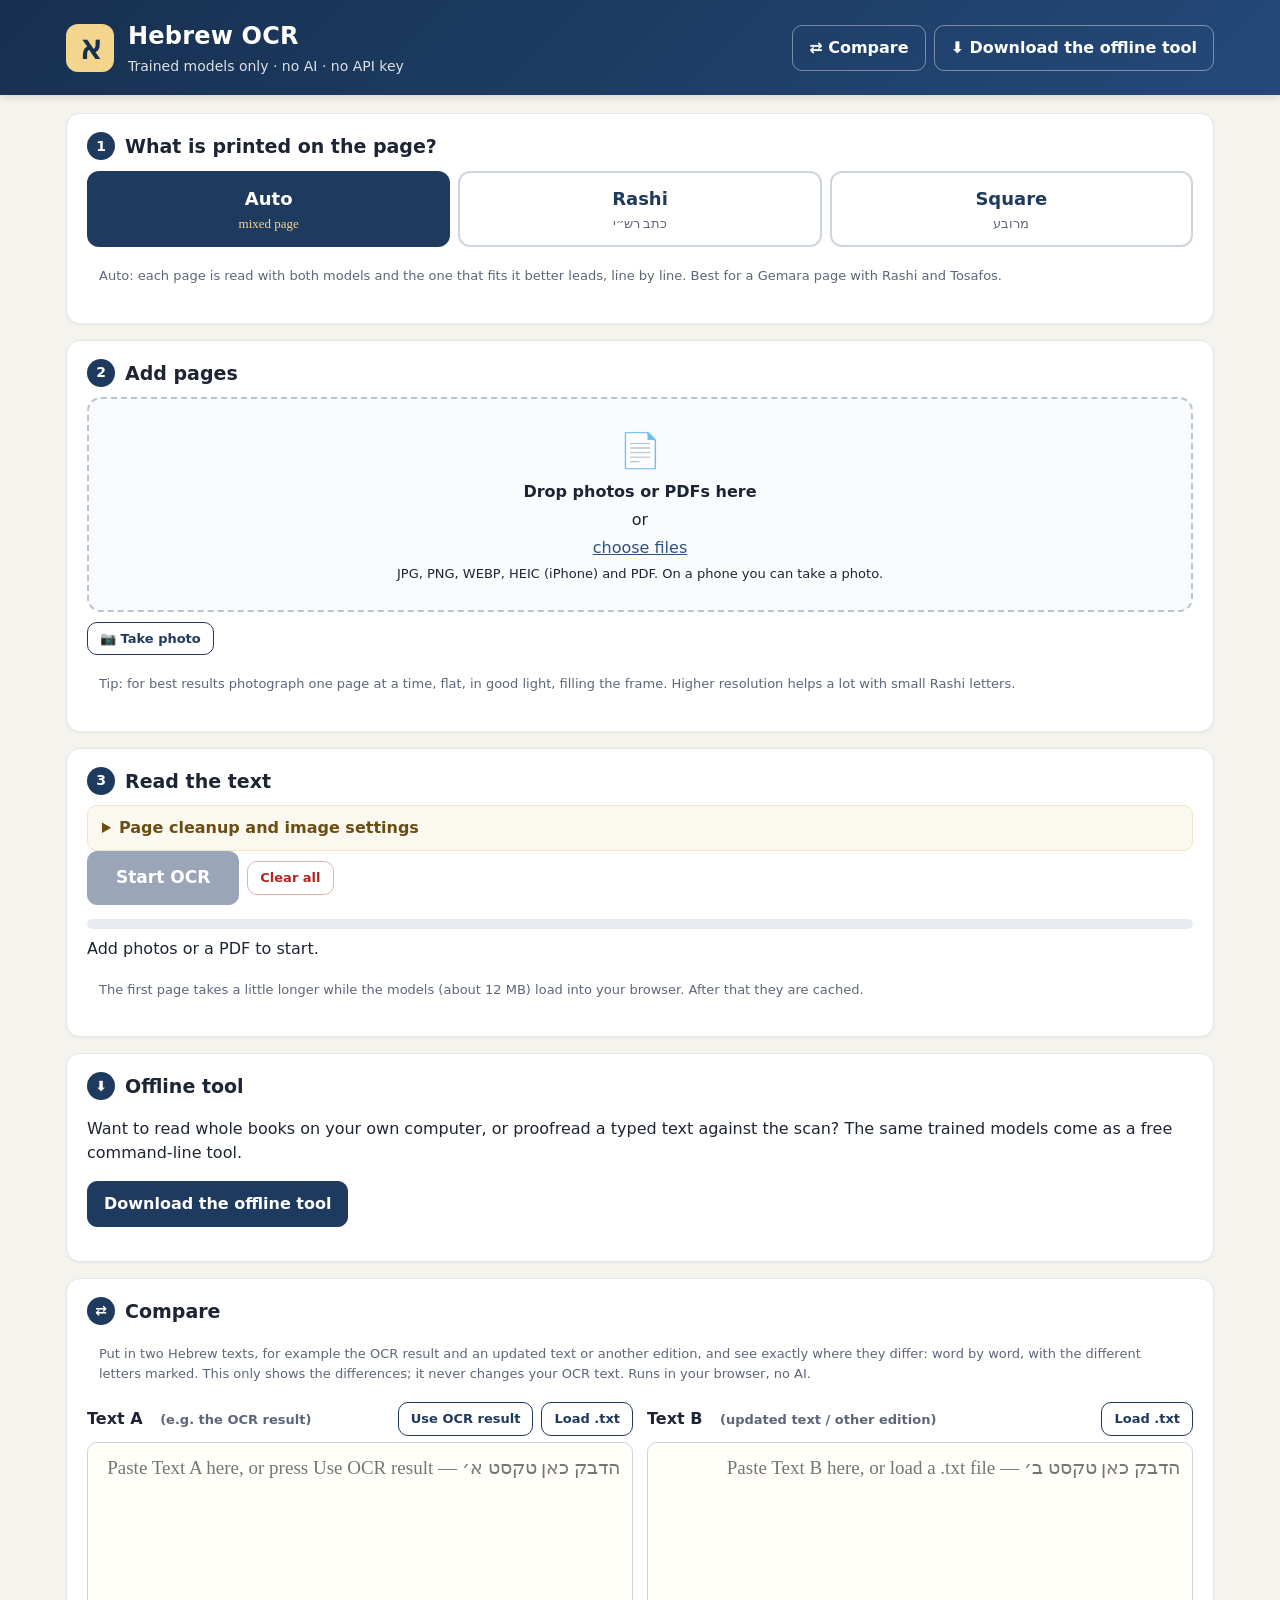
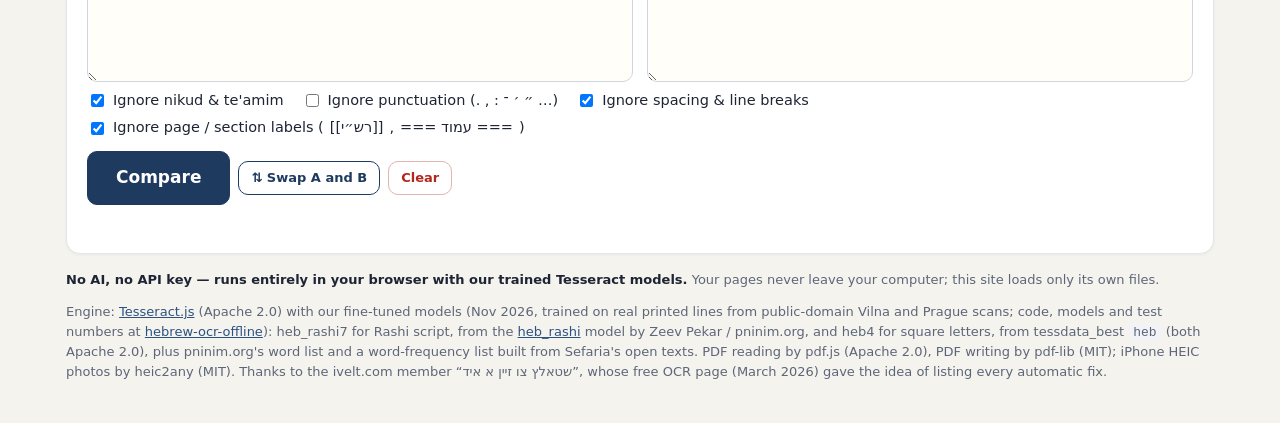
<file: docs/index.html>
<!doctype html>
<html lang="en">
<head>
<meta charset="utf-8">
<meta name="viewport" content="width=device-width, initial-scale=1">
<title>Hebrew OCR — trained models only, no AI, no key</title>
<meta name="description" content="Free Hebrew OCR in your browser with our own trained Tesseract models: seforim, Rashi script, old prints and Yiddish to editable text, Word, TXT or searchable PDF. No AI, no API key, nothing uploaded.">
<meta property="og:title" content="Hebrew OCR — trained models only, no AI">
<meta property="og:description" content="Photo or PDF in, Hebrew text out. Runs entirely in your browser with our trained models. No AI, no API key.">
<meta name="theme-color" content="#1f3a5f">
<link rel="icon" href="data:image/svg+xml,%3Csvg xmlns='http://www.w3.org/2000/svg' viewBox='0 0 64 64'%3E%3Crect width='64' height='64' rx='14' fill='%231f3a5f'/%3E%3Ctext x='32' y='46' font-size='38' text-anchor='middle' fill='%23f4d58d' font-family='serif'%3E%D7%90%3C/text%3E%3C/svg%3E">
<link rel="stylesheet" href="style.css?v=15">
</head>
<body>
<header class="top">
  <div class="wrap top-in">
    <div class="brand"><span class="logo">א</span><div><h1>Hebrew OCR</h1><p>Trained models only · no AI · no API key</p></div></div>
    <div class="row"><a class="ghost btnlink" href="#compareCard">⇄ Compare</a><a class="ghost btnlink" href="offline.html">⬇ Download the offline tool</a></div>
  </div>
</header>

<main class="wrap">
  <!-- SCRIPT (mode switch) -->
  <section class="card" id="scriptCard">
    <div class="step-h"><span class="num">1</span><h2>What is printed on the page?</h2></div>
    <div id="scriptSeg" class="seg" role="radiogroup" aria-label="Script">
      <button type="button" role="radio" data-v="mixed">Auto<small>mixed page</small></button>
      <button type="button" role="radio" data-v="rashi">Rashi<small>כתב רש״י</small></button>
      <button type="button" role="radio" data-v="square">Square<small>מרובע</small></button>
    </div>
    <p id="scriptHint" class="muted small"></p>
  </section>

  <!-- FILES -->
  <section class="card" id="filesCard">
    <div class="step-h"><span class="num">2</span><h2>Add pages</h2></div>
    <label id="drop" class="drop" tabindex="0">
      <input id="fileInput" type="file" multiple accept="image/*,.heic,.heif,application/pdf,.pdf">
      <div class="drop-in">
        <div class="drop-icon">📄</div>
        <b>Drop photos or PDFs here</b> or <span class="link">choose files</span>
        <small>JPG, PNG, WEBP, HEIC (iPhone) and PDF. On a phone you can take a photo.</small>
      </div>
    </label>
    <div class="row wrap-row">
      <label class="ghost small camera"><input id="camInput" type="file" accept="image/*" capture="environment">📷 Take photo</label>
      <span id="pdfBox" class="hidden pdfbox">PDF <b id="pdfName"></b> has <b id="pdfCount"></b> pages. Pages: <input id="pdfRange" value="all" size="10" aria-label="PDF page range"> <button id="btnPdfAdd" class="ghost small">Add these pages</button> <button id="btnPdfCancel" class="ghost small">Cancel</button></span>
    </div>
    <p class="muted small">Tip: for best results photograph one page at a time, flat, in good light, filling the frame. Higher resolution helps a lot with small Rashi letters.</p>
    <div id="thumbs" class="thumbs"></div>
  </section>

  <!-- RUN -->
  <section class="card" id="runCard">
    <div class="step-h"><span class="num">3</span><h2>Read the text</h2></div>
    <details class="howto"><summary>Page cleanup and image settings</summary>
      <div class="modes">
        <label>Black &amp; white <select id="binarizeSel"><option value="auto">Auto</option><option value="adaptive">Adaptive (shadows, phone photos)</option><option value="otsu">Simple (clean scans)</option></select></label>
        <label class="chk"><input type="checkbox" id="straightenChk" checked> Straighten curved lines (book photos)</label>
        <label class="chk"><input type="checkbox" id="cleanChk" checked> Page cleanup: skip headers, page numbers, margin notes and specks</label>
      </div>
      <p class="muted small">Every page is enlarged to the best size for its letters, contrast-boosted, de-speckled, deskewed, curved lines are straightened, headers, page numbers, catchwords, margin notes and specks are removed (page cleanup, can be turned off), columns are found and read right to left.</p>
    </details>
    <div class="row wrap-row">
      <button id="btnRun" class="primary big" disabled>Start OCR</button>
      <button id="btnStop" class="ghost hidden">Pause</button>
      <button id="btnRetryFailed" class="ghost hidden">Retry failed pages</button>
      <button id="btnClear" class="ghost danger small">Clear all</button>
    </div>
    <div class="progress" aria-hidden="true"><div id="bar"></div></div>
    <p id="status" class="msg" role="status">Add photos or a PDF to start.</p>
    <p class="muted small">The first page takes a little longer while the models (about 12 MB) load into your browser. After that they are cached.</p>
  </section>

  <!-- RESULTS -->
  <section id="resultsCard" class="card hidden">
    <div class="step-h between"><div class="row"><span class="num">✓</span><h2>Text</h2></div>
      <div class="row wrap-row">
        <button id="btnCompareOcr" class="ghost small" title="Compare this text with another text or edition">⇄ Compare with another text</button>
        <button id="btnCopyAll" class="ghost small">Copy all</button>
        <button id="btnTxt" class="ghost small">Download .txt</button>
        <button id="btnDocx" class="primary small">Download Word (.docx)</button>
        <button id="btnPdf" class="ghost small" title="Page images with a hidden, searchable text layer">Searchable PDF</button>
      </div>
    </div>
    <div class="opts">
      <label>Lines <select id="linesSel"><option value="keep">Keep line breaks as on the page</option><option value="join">Join lines into paragraphs</option></select></label>
      <label>Nikud <select id="nikudSel"><option value="keep">Keep nikud &amp; te'amim (if printed)</option><option value="noteamim">Keep nikud, remove te'amim</option><option value="none">Remove all nikud</option></select></label>
      <label>Word font <select id="fontSel"><option>David</option><option>Frank Ruehl</option><option>Times New Roman</option><option>Narkisim</option><option>Arial</option></select></label>
    </div>
    <p class="muted small">Check each page next to its picture. You can correct the text right in the box — downloads use your corrections. “What was done” under each page lists every clean-up step and every word that was fixed automatically. Lines like <b><bdi dir="rtl">[[רש״י]]</bdi></b> mark where each part of the page (Gemara, Rashi, Tosafos…) starts.</p>
    <div id="pages"></div>
  </section>

  <section class="card" id="offlineCard">
    <div class="step-h"><span class="num">⬇</span><h2>Offline tool</h2></div>
    <p>Want to read whole books on your own computer, or proofread a typed text against the scan? The same trained models come as a free command-line tool.</p>
    <p><a class="primary btnlink" href="offline.html">Download the offline tool</a></p>
  </section>

  <!-- COMPARE (v13, at the bottom) -->
  <section class="card" id="compareCard">
    <div class="step-h"><span class="num">⇄</span><h2>Compare</h2></div>
    <p class="muted small">Put in two Hebrew texts, for example the OCR result and an updated text or another edition, and see exactly where they differ: word by word, with the different letters marked. This only shows the differences; it never changes your OCR text. Runs in your browser, no AI.</p>
    <div class="cmp-in">
      <div class="cmp-box">
        <div class="row between wrap-row"><b>Text A <span class="muted small">(e.g. the OCR result)</span></b>
          <span class="row wrap-row"><button id="cmpUseOcr" class="ghost small" type="button">Use OCR result</button><label class="ghost small camera filebtn"><input id="cmpFileA" type="file" accept=".txt,text/plain">Load .txt</label></span></div>
        <textarea id="cmpA" class="cmp-ta" dir="rtl" lang="he" spellcheck="false" placeholder="הדבק כאן טקסט א׳ — Paste Text A here, or press Use OCR result"></textarea>
      </div>
      <div class="cmp-box">
        <div class="row between wrap-row"><b>Text B <span class="muted small">(updated text / other edition)</span></b>
          <span class="row wrap-row"><label class="ghost small camera filebtn"><input id="cmpFileB" type="file" accept=".txt,text/plain">Load .txt</label></span></div>
        <textarea id="cmpB" class="cmp-ta" dir="rtl" lang="he" spellcheck="false" placeholder="הדבק כאן טקסט ב׳ — Paste Text B here, or load a .txt file"></textarea>
      </div>
    </div>
    <div class="cmp-opts">
      <label class="chk"><input type="checkbox" id="cmpNikud" checked> Ignore nikud &amp; te'amim</label>
      <label class="chk"><input type="checkbox" id="cmpPunct"> Ignore punctuation (. , : ״ ׳ ־ …)</label>
      <label class="chk"><input type="checkbox" id="cmpSpace" checked> Ignore spacing &amp; line breaks</label>
      <label class="chk"><input type="checkbox" id="cmpLabels" checked> Ignore page / section labels (<bdi dir="rtl">[[רש״י]]</bdi>, <bdi dir="rtl">=== עמוד ===</bdi>)</label>
    </div>
    <div class="row wrap-row">
      <button id="cmpRun" class="primary big" type="button">Compare</button>
      <button id="cmpSwap" class="ghost small" type="button">⇅ Swap A and B</button>
      <button id="cmpClear" class="ghost small danger" type="button">Clear</button>
    </div>
    <p id="cmpMsg" class="msg" role="status"></p>
    <div id="cmpResult" class="hidden">
      <p id="cmpSummary" class="cmp-sum"></p>
      <div class="cmp-bar">
        <div class="row"><button id="cmpPrev" class="ghost small" type="button" aria-label="Previous difference">▲ Previous</button><span id="cmpPos" class="muted small"></span><button id="cmpNext" class="primary small" type="button" aria-label="Next difference">Next ▼</button></div>
        <div class="row wrap-row"><button id="cmpHtml" class="ghost small" type="button">Download report (.html)</button><button id="cmpTxt" class="ghost small" type="button">Download report (.txt)</button></div>
      </div>
      <div class="legend small"><del>removed: only in A</del> <ins>added: in B</ins> <span class="muted">Darker letters = the exact letters that differ. Tap a difference to select it.</span></div>
      <div id="cmpOut" class="cmp-out" dir="rtl" lang="he"></div>
      <details id="cmpListBox" class="howto" open><summary>List of differences (tap one to jump to it)</summary><ol id="cmpList" class="cmp-list"></ol></details>
    </div>
  </section>
</main>

<footer class="wrap foot">
  <p><b>No AI, no API key — runs entirely in your browser with our trained Tesseract models.</b> Your pages never leave your computer; this site loads only its own files.</p>
  <p>Engine: <a href="https://github.com/naptha/tesseract.js" target="_blank" rel="noopener">Tesseract.js</a> (Apache 2.0) with our fine-tuned models (Nov 2026, trained on real printed lines from public-domain Vilna and Prague scans; code, models and test numbers at <a href="https://github.com/boro11204/hebrew-ocr-offline" target="_blank" rel="noopener">hebrew-ocr-offline</a>): heb_rashi7 for Rashi script, from the <a href="https://gitlab.com/pninim.org/tessdata_heb_rashi" target="_blank" rel="noopener">heb_rashi</a> model by Zeev Pekar / pninim.org, and heb4 for square letters, from tessdata_best <code>heb</code> (both Apache 2.0), plus pninim.org's word list and a word-frequency list built from Sefaria's open texts. PDF reading by pdf.js (Apache 2.0), PDF writing by pdf-lib (MIT); iPhone HEIC photos by heic2any (MIT). Thanks to the ivelt.com member “שטאלץ צו זיין א איד”, whose free OCR page (March 2026) gave the idea of listing every automatic fix.</p>
</footer>

<dialog id="regionDialog" aria-labelledby="regionTitle">
  <h2 id="regionTitle">Reading regions</h2>
  <p id="regionPage"></p>
  <p>Choose the type of text, then drag a box around one block. Boxes are read in numbered order. Leave the list empty to read the whole page. Searchable PDF exports one page per selected box.</p>
  <label>Next region <select id="regionType"><option value="auto">Use page script</option><option value="gemara">Gemara · square</option><option value="rashi">Rashi</option><option value="tosafos">Tosafos · Rashi script</option></select></label>
  <div id="regionStage"><img id="regionImage" alt="Source page for drawing reading regions" draggable="false"><div id="regionBoxes"></div></div>
  <details><summary>Enter box coordinates</summary>
    <form id="regionCoords">
      <label>Left % <input name="left" type="number" min="0" max="100" step="any" required></label>
      <label>Top % <input name="top" type="number" min="0" max="100" step="any" required></label>
      <label>Right % <input name="right" type="number" min="0" max="100" step="any" required></label>
      <label>Bottom % <input name="bottom" type="number" min="0" max="100" step="any" required></label>
      <button class="ghost small">Add box</button>
    </form>
  </details>
  <p id="regionMsg" role="status"></p>
  <ol id="regionOrder" aria-label="Reading order"></ol>
  <div class="row"><button id="regionSave" class="primary">Save regions</button><button id="regionCancel" class="ghost">Cancel</button></div>
</dialog>
<dialog id="zoom"><img id="zoomImg" alt="Page"><button id="zoomClose" class="primary small">Close</button></dialog>
<script type="module" src="app.js?v=15"></script>
<script type="module" src="compare.js?v=14"></script>
</body>
</html>
</file>
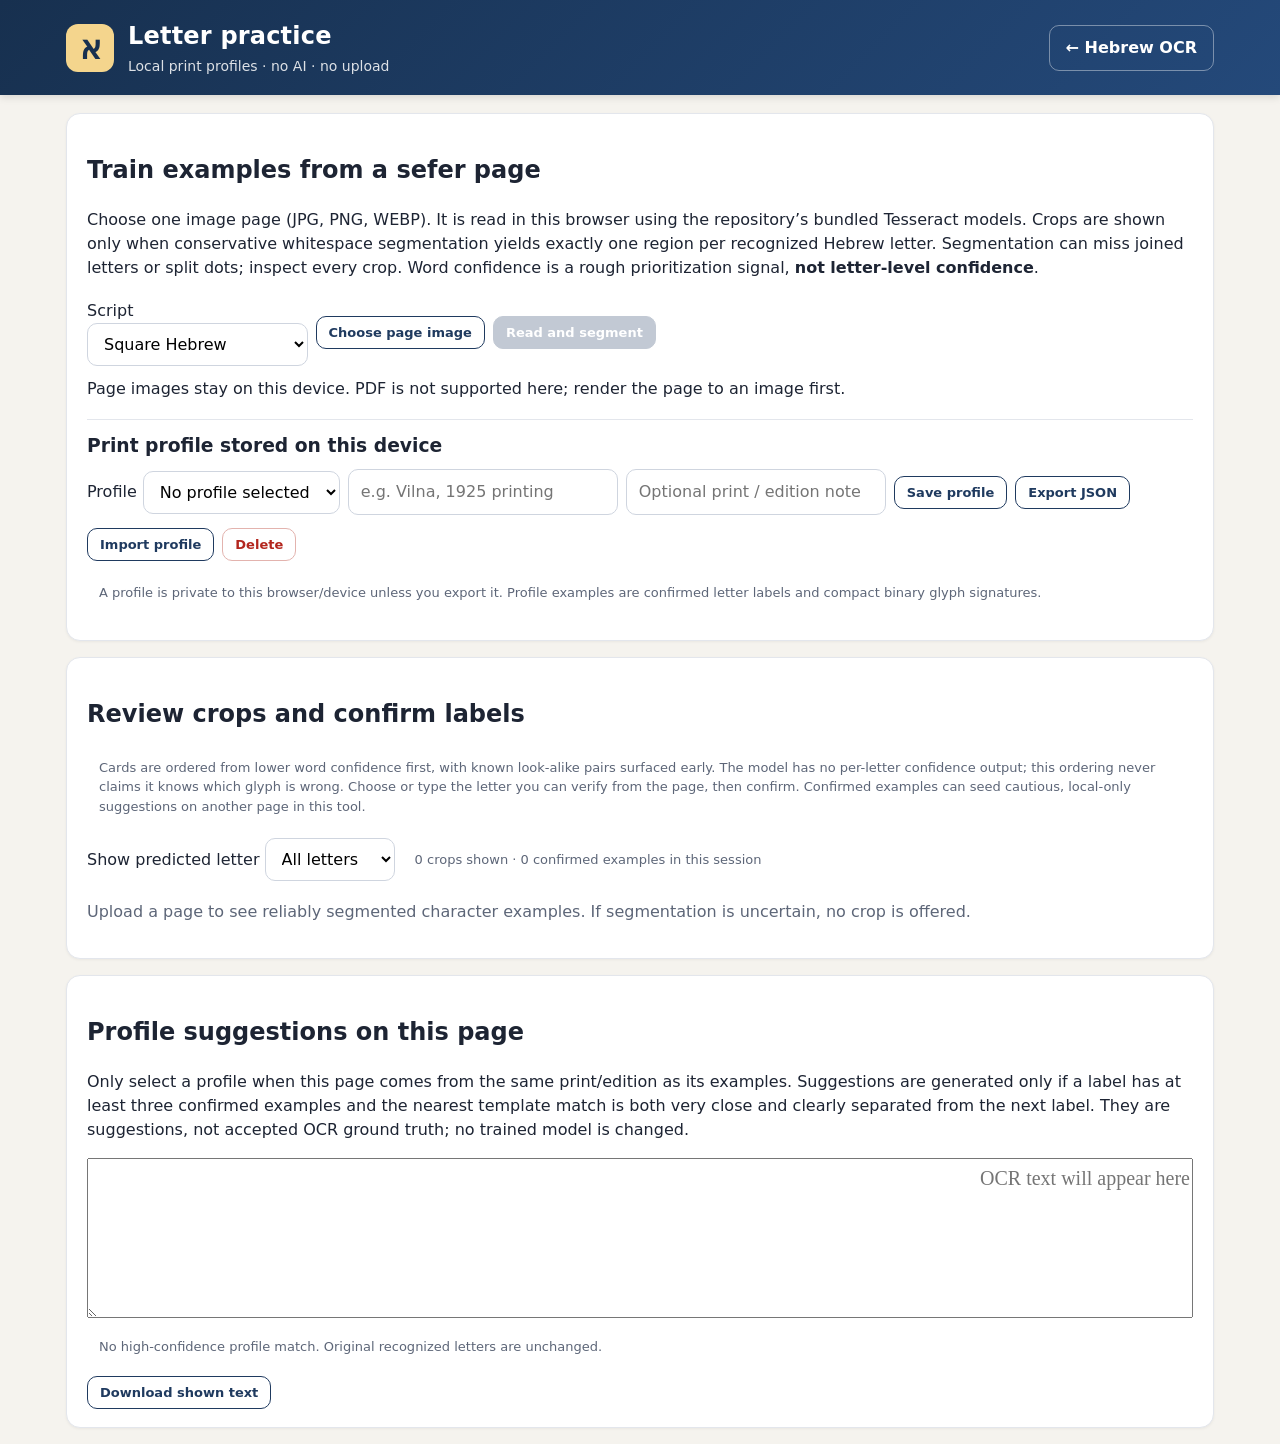
<file: docs/letter-training.html>
<!doctype html>
<html lang="en">
<head>
<meta charset="utf-8"><meta name="viewport" content="width=device-width,initial-scale=1">
<title>Letter practice — Hebrew OCR Offline</title><link rel="stylesheet" href="style.css?v=14"><link rel="stylesheet" href="letter-training.css?v=1">
</head>
<body>
<header class="top"><div class="wrap top-in"><div class="brand"><span class="logo">א</span><div><h1>Letter practice</h1><p>Local print profiles · no AI · no upload</p></div></div><a class="ghost btnlink" href="./">← Hebrew OCR</a></div></header>
<main class="wrap">
<section class="card"><h2>Train examples from a sefer page</h2><p>Choose one image page (JPG, PNG, WEBP). It is read in this browser using the repository’s bundled Tesseract models. Crops are shown only when conservative whitespace segmentation yields exactly one region per recognized Hebrew letter. Segmentation can miss joined letters or split dots; inspect every crop. Word confidence is a rough prioritization signal, <b>not letter-level confidence</b>.</p>
<div class="row wrap-row"><label>Script <select id="script"><option value="square">Square Hebrew</option><option value="rashi">Rashi</option></select></label><label class="ghost small camera"><input id="imageFile" type="file" accept="image/png,image/jpeg,image/webp">Choose page image</label><button id="read" class="primary small" disabled>Read and segment</button></div><p id="status" class="msg" role="status">Page images stay on this device. PDF is not supported here; render the page to an image first.</p><img id="pagePreview" alt="Selected sefer page preview" class="page-source hidden">
<div class="profile-box"><h3>Print profile stored on this device</h3><div class="row wrap-row"><label>Profile <select id="profiles"></select></label><input id="profileName" type="text" maxlength="80" placeholder="e.g. Vilna, 1925 printing"><input id="printId" type="text" maxlength="120" placeholder="Optional print / edition note"><button id="save" class="ghost small">Save profile</button><button id="export" class="ghost small">Export JSON</button><label class="ghost small camera">Import profile<input id="import" type="file" accept="application/json,.json"></label><button id="delete" class="ghost small danger">Delete</button></div><p id="profileMsg" class="muted small">A profile is private to this browser/device unless you export it. Profile examples are confirmed letter labels and compact binary glyph signatures.</p></div></section>
<section class="card"><h2>Review crops and confirm labels</h2><p class="muted small">Cards are ordered from lower word confidence first, with known look-alike pairs surfaced early. The model has no per-letter confidence output; this ordering never claims it knows which glyph is wrong. Choose or type the letter you can verify from the page, then confirm. Confirmed examples can seed cautious, local-only suggestions on another page in this tool.</p>
<div class="row wrap-row"><label>Show predicted letter <select id="filter"><option value="all">All letters</option></select></label><span id="count" class="muted small"></span></div><div id="crops" class="crop-groups"></div><p id="empty" class="muted">Upload a page to see reliably segmented character examples. If segmentation is uncertain, no crop is offered.</p></section>
<section class="card"><h2>Profile suggestions on this page</h2><p>Only select a profile when this page comes from the same print/edition as its examples. Suggestions are generated only if a label has at least three confirmed examples and the nearest template match is both very close and clearly separated from the next label. They are suggestions, not accepted OCR ground truth; no trained model is changed.</p><textarea id="recognized" dir="rtl" lang="he" spellcheck="false" placeholder="OCR text will appear here"></textarea><p id="suggestions" class="muted small"></p><button id="downloadText" class="ghost small">Download shown text</button></section>
</main><script type="module" src="letter-training.js?v=1"></script>
</body></html>
</file>
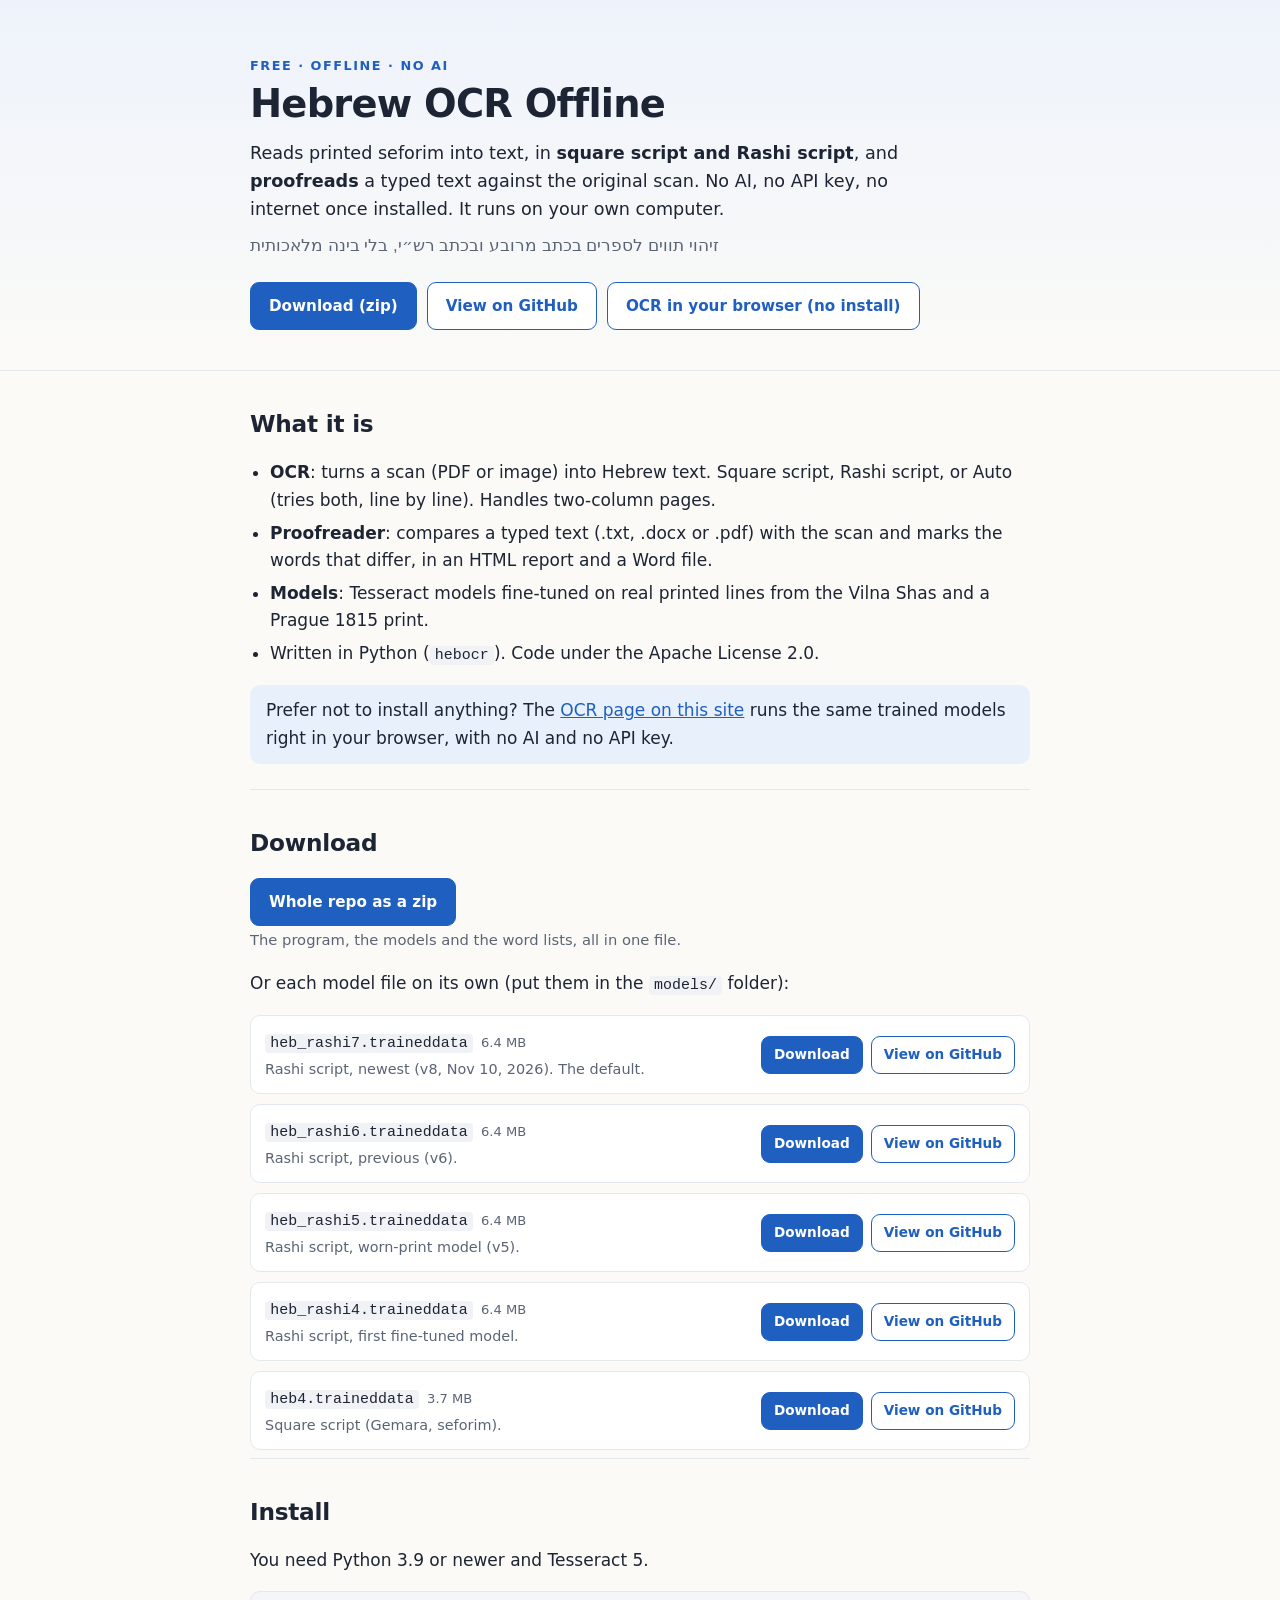
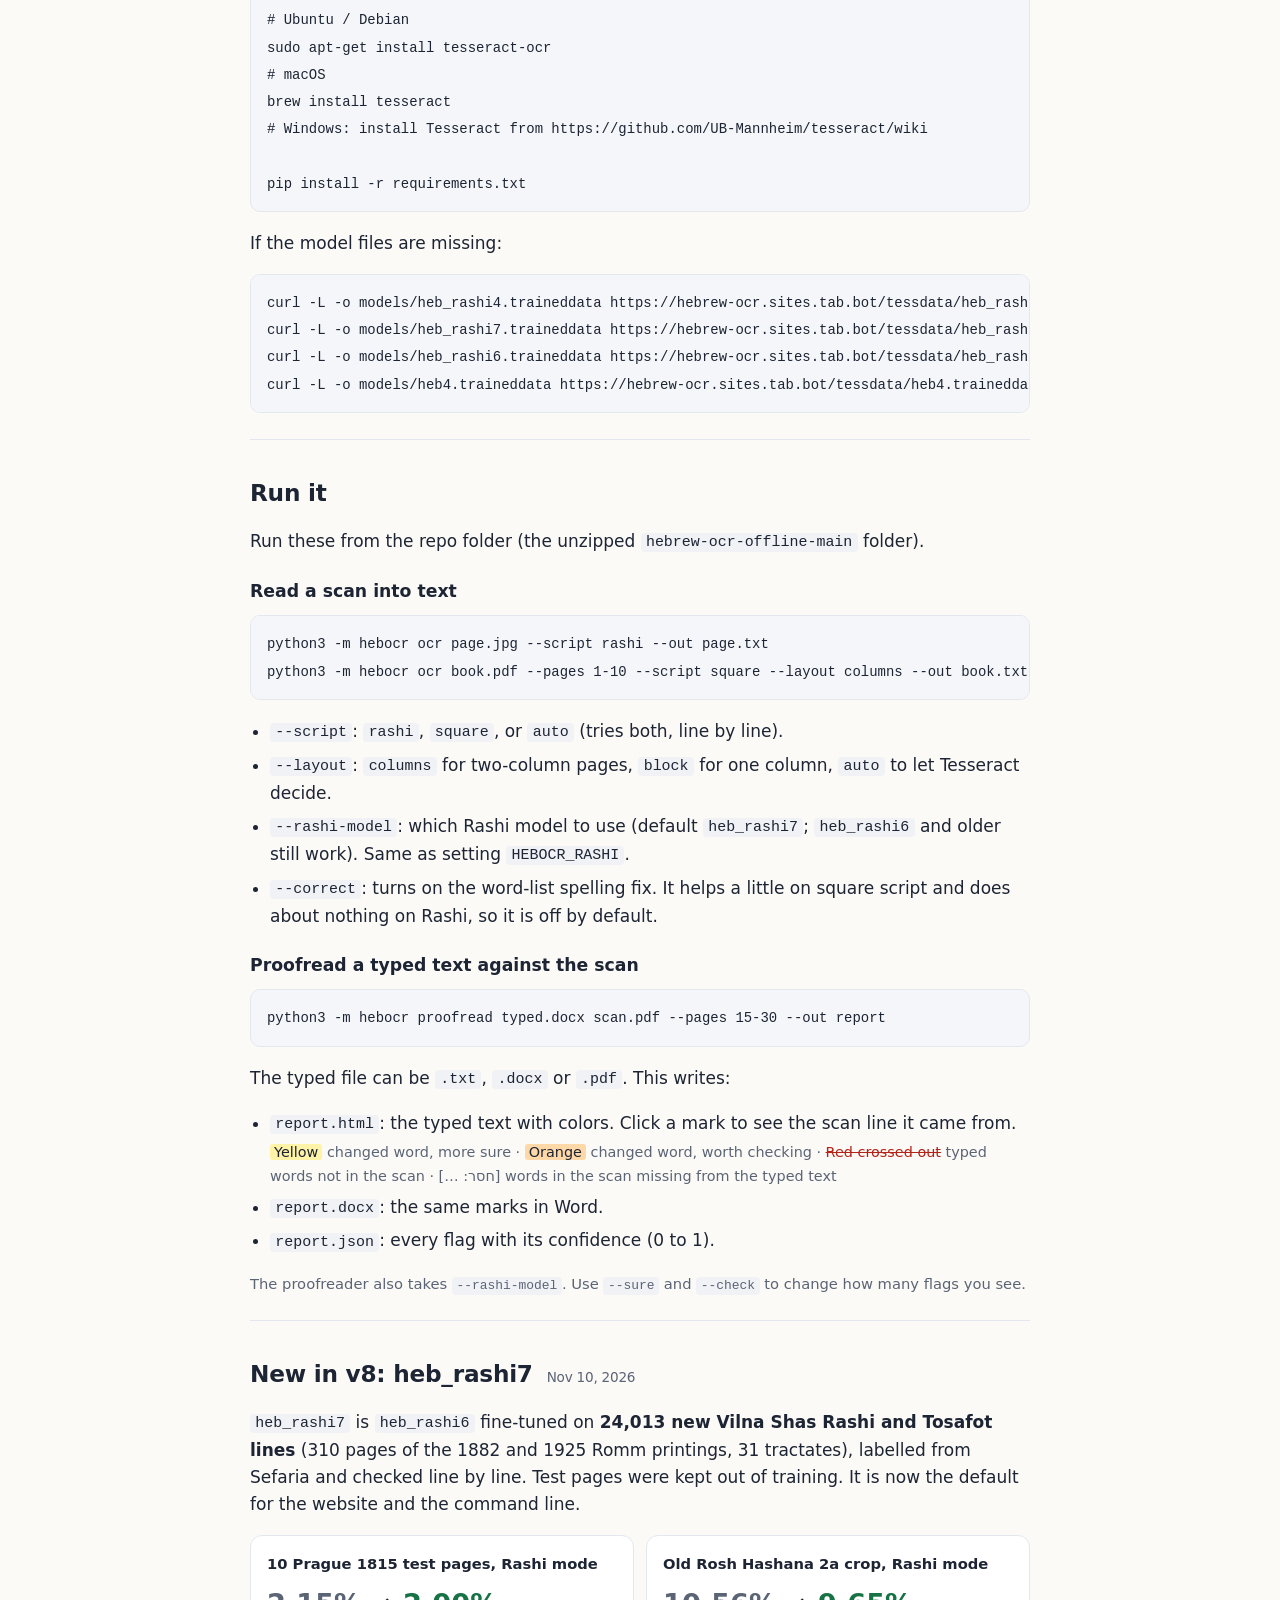
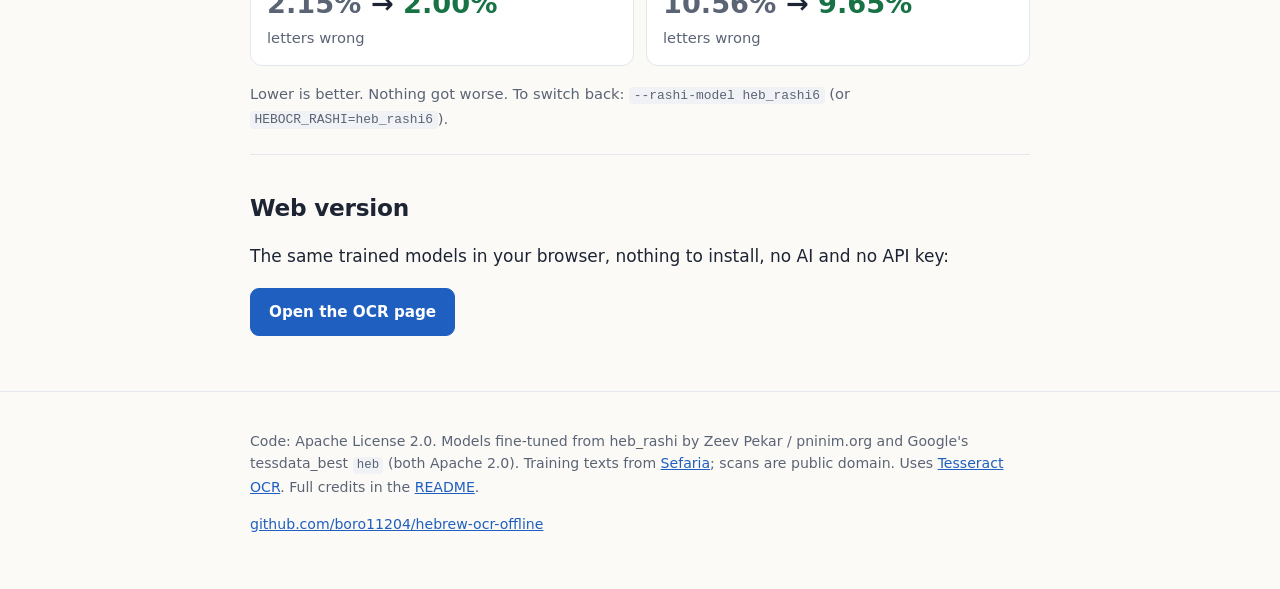
<file: docs/offline.html>
<!doctype html>
<html lang="en">
<head>
<meta charset="utf-8">
<meta name="viewport" content="width=device-width, initial-scale=1">
<title>Hebrew OCR Offline: free Rashi and square script OCR, no AI</title>
<meta name="description" content="Free, offline Hebrew OCR for printed seforim, in square and Rashi script, plus a proofreading tool. No AI, no API key, runs on your own computer.">
<meta property="og:title" content="Hebrew OCR Offline">
<meta property="og:description" content="Free, offline Hebrew OCR for printed seforim, in square and Rashi script, plus a proofreader. No AI.">
<link rel="icon" href="data:image/svg+xml,%3Csvg xmlns='http://www.w3.org/2000/svg' viewBox='0 0 64 64'%3E%3Crect width='64' height='64' rx='14' fill='%231f3a5f'/%3E%3Ctext x='32' y='46' font-size='38' text-anchor='middle' fill='%23f4d58d' font-family='serif'%3E%D7%90%3C/text%3E%3C/svg%3E">
<link rel="stylesheet" href="offline.css?v=13">
</head>
<body>
<header class="hero">
  <div class="wrap">
    <p class="kicker">Free · Offline · No AI</p>
    <h1>Hebrew OCR Offline</h1>
    <p class="lead">Reads printed seforim into text, in <strong>square script and Rashi script</strong>, and <strong>proofreads</strong> a typed text against the original scan. No AI, no API key, no internet once installed. It runs on your own computer.</p>
    <p class="he" lang="he" dir="rtl">זיהוי תווים לספרים בכתב מרובע ובכתב רש״י, בלי בינה מלאכותית</p>
    <div class="cta">
      <a class="btn" href="https://github.com/boro11204/hebrew-ocr-offline/archive/refs/heads/main.zip">Download (zip)</a>
      <a class="btn ghost" href="https://github.com/boro11204/hebrew-ocr-offline">View on GitHub</a>
      <a class="btn ghost" href="./">OCR in your browser (no install)</a>
    </div>
  </div>
</header>

<main class="wrap">

  <section id="what">
    <h2>What it is</h2>
    <ul class="points">
      <li><strong>OCR</strong>: turns a scan (PDF or image) into Hebrew text. Square script, Rashi script, or Auto (tries both, line by line). Handles two-column pages.</li>
      <li><strong>Proofreader</strong>: compares a typed text (.txt, .docx or .pdf) with the scan and marks the words that differ, in an HTML report and a Word file.</li>
      <li><strong>Models</strong>: Tesseract models fine-tuned on real printed lines from the Vilna Shas and a Prague 1815 print.</li>
      <li>Written in Python (<code>hebocr</code>). Code under the Apache License 2.0.</li>
    </ul>
    <p class="note">Prefer not to install anything? The <a href="./">OCR page on this site</a> runs the same trained models right in your browser, with no AI and no API key.</p>
  </section>

  <section id="download">
    <h2>Download</h2>
    <p><a class="btn" href="https://github.com/boro11204/hebrew-ocr-offline/archive/refs/heads/main.zip">Whole repo as a zip</a><br><span class="muted">The program, the models and the word lists, all in one file.</span></p>
    <p>Or each model file on its own (put them in the <code>models/</code> folder):</p>
    <ul class="models">
      <li class="model">
        <div><code>heb_rashi7.traineddata</code><span class="size">6.4 MB</span><p>Rashi script, newest (v8, Nov 10, 2026). The default.</p></div>
        <div class="btns"><a class="btn small" href="https://github.com/boro11204/hebrew-ocr-offline/raw/main/models/heb_rashi7.traineddata" download>Download</a><a class="btn small ghost" href="https://github.com/boro11204/hebrew-ocr-offline/blob/main/models/heb_rashi7.traineddata">View on GitHub</a></div>
      </li>
      <li class="model">
        <div><code>heb_rashi6.traineddata</code><span class="size">6.4 MB</span><p>Rashi script, previous (v6).</p></div>
        <div class="btns"><a class="btn small" href="https://github.com/boro11204/hebrew-ocr-offline/raw/main/models/heb_rashi6.traineddata" download>Download</a><a class="btn small ghost" href="https://github.com/boro11204/hebrew-ocr-offline/blob/main/models/heb_rashi6.traineddata">View on GitHub</a></div>
      </li>
      <li class="model">
        <div><code>heb_rashi5.traineddata</code><span class="size">6.4 MB</span><p>Rashi script, worn-print model (v5).</p></div>
        <div class="btns"><a class="btn small" href="https://github.com/boro11204/hebrew-ocr-offline/raw/main/models/heb_rashi5.traineddata" download>Download</a><a class="btn small ghost" href="https://github.com/boro11204/hebrew-ocr-offline/blob/main/models/heb_rashi5.traineddata">View on GitHub</a></div>
      </li>
      <li class="model">
        <div><code>heb_rashi4.traineddata</code><span class="size">6.4 MB</span><p>Rashi script, first fine-tuned model.</p></div>
        <div class="btns"><a class="btn small" href="https://github.com/boro11204/hebrew-ocr-offline/raw/main/models/heb_rashi4.traineddata" download>Download</a><a class="btn small ghost" href="https://github.com/boro11204/hebrew-ocr-offline/blob/main/models/heb_rashi4.traineddata">View on GitHub</a></div>
      </li>
      <li class="model">
        <div><code>heb4.traineddata</code><span class="size">3.7 MB</span><p>Square script (Gemara, seforim).</p></div>
        <div class="btns"><a class="btn small" href="https://github.com/boro11204/hebrew-ocr-offline/raw/main/models/heb4.traineddata" download>Download</a><a class="btn small ghost" href="https://github.com/boro11204/hebrew-ocr-offline/blob/main/models/heb4.traineddata">View on GitHub</a></div>
      </li>
    </ul>
  </section>

  <section id="install">
    <h2>Install</h2>
    <p>You need Python 3.9 or newer and Tesseract 5.</p>
<pre><code># Ubuntu / Debian
sudo apt-get install tesseract-ocr
# macOS
brew install tesseract
# Windows: install Tesseract from https://github.com/UB-Mannheim/tesseract/wiki

pip install -r requirements.txt</code></pre>
    <p>If the model files are missing:</p>
<pre><code>curl -L -o models/heb_rashi4.traineddata https://hebrew-ocr.sites.tab.bot/tessdata/heb_rashi4.traineddata
curl -L -o models/heb_rashi7.traineddata https://hebrew-ocr.sites.tab.bot/tessdata/heb_rashi7.traineddata
curl -L -o models/heb_rashi6.traineddata https://hebrew-ocr.sites.tab.bot/tessdata/heb_rashi6.traineddata
curl -L -o models/heb4.traineddata https://hebrew-ocr.sites.tab.bot/tessdata/heb4.traineddata</code></pre>
  </section>

  <section id="use">
    <h2>Run it</h2>
    <p>Run these from the repo folder (the unzipped <code>hebrew-ocr-offline-main</code> folder).</p>
    <h3>Read a scan into text</h3>
<pre><code>python3 -m hebocr ocr page.jpg --script rashi --out page.txt
python3 -m hebocr ocr book.pdf --pages 1-10 --script square --layout columns --out book.txt</code></pre>
    <ul class="opts">
      <li><code>--script</code>: <code>rashi</code>, <code>square</code>, or <code>auto</code> (tries both, line by line).</li>
      <li><code>--layout</code>: <code>columns</code> for two-column pages, <code>block</code> for one column, <code>auto</code> to let Tesseract decide.</li>
      <li><code>--rashi-model</code>: which Rashi model to use (default <code>heb_rashi7</code>; <code>heb_rashi6</code> and older still work). Same as setting <code>HEBOCR_RASHI</code>.</li>
      <li><code>--correct</code>: turns on the word-list spelling fix. It helps a little on square script and does about nothing on Rashi, so it is off by default.</li>
    </ul>
    <h3>Proofread a typed text against the scan</h3>
<pre><code>python3 -m hebocr proofread typed.docx scan.pdf --pages 15-30 --out report</code></pre>
    <p>The typed file can be <code>.txt</code>, <code>.docx</code> or <code>.pdf</code>. This writes:</p>
    <ul class="opts">
      <li><code>report.html</code>: the typed text with colors. Click a mark to see the scan line it came from.
        <span class="legend"><span class="y">Yellow</span> changed word, more sure · <span class="o">Orange</span> changed word, worth checking · <span class="r">Red crossed out</span> typed words not in the scan · <span lang="he" dir="rtl">[חסר: …]</span> words in the scan missing from the typed text</span></li>
      <li><code>report.docx</code>: the same marks in Word.</li>
      <li><code>report.json</code>: every flag with its confidence (0 to 1).</li>
    </ul>
    <p class="muted">The proofreader also takes <code>--rashi-model</code>. Use <code>--sure</code> and <code>--check</code> to change how many flags you see.</p>
  </section>

  <section id="v8">
    <h2>New in v8: heb_rashi7 <span class="date">Nov 10, 2026</span></h2>
    <p><code>heb_rashi7</code> is <code>heb_rashi6</code> fine-tuned on <strong>24,013 new Vilna Shas Rashi and Tosafot lines</strong> (310 pages of the 1882 and 1925 Romm printings, 31 tractates), labelled from Sefaria and checked line by line. Test pages were kept out of training. It is now the default for the website and the command line.</p>
    <div class="stats">
      <div class="stat">
        <p class="label">10 Prague 1815 test pages, Rashi mode</p>
        <p class="nums"><span class="old">2.15%</span> → <span class="new">2.00%</span></p>
        <p class="muted">letters wrong</p>
      </div>
      <div class="stat">
        <p class="label">Old Rosh Hashana 2a crop, Rashi mode</p>
        <p class="nums"><span class="old">10.56%</span> → <span class="new">9.65%</span></p>
        <p class="muted">letters wrong</p>
      </div>
    </div>
    <p class="muted">Lower is better. Nothing got worse. To switch back: <code>--rashi-model heb_rashi6</code> (or <code>HEBOCR_RASHI=heb_rashi6</code>).</p>
  </section>

  <section id="web">
    <h2>Web version</h2>
    <p>The same trained models in your browser, nothing to install, no AI and no API key:</p>
    <p><a class="btn" href="./">Open the OCR page</a></p>
  </section>

</main>

<footer>
  <div class="wrap">
    <p>Code: Apache License 2.0. Models fine-tuned from heb_rashi by Zeev Pekar / pninim.org and Google's tessdata_best <code>heb</code> (both Apache 2.0). Training texts from <a href="https://www.sefaria.org">Sefaria</a>; scans are public domain. Uses <a href="https://github.com/tesseract-ocr/tesseract">Tesseract OCR</a>. Full credits in the <a href="https://github.com/boro11204/hebrew-ocr-offline#licenses-and-credits">README</a>.</p>
    <p><a href="https://github.com/boro11204/hebrew-ocr-offline">github.com/boro11204/hebrew-ocr-offline</a></p>
  </div>
</footer>
</body>
</html>
</file>
<file: docs/style.css>
:root{--ink:#1d2433;--muted:#5d6678;--line:#e3e6ec;--bg:#f5f3ee;--card:#fff;--brand:#1f3a5f;--brand2:#2c5282;--gold:#c9a24a;--ok:#2f7d4f;--err:#b3261e;--warn:#9a6700;
--heb:"Frank Ruehl","Frank Ruehl CLM","David","Times New Roman","Noto Serif Hebrew","SBL Hebrew",serif}
*{box-sizing:border-box}
html,body{margin:0;background:var(--bg);color:var(--ink);font:16px/1.5 system-ui,-apple-system,"Segoe UI",Roboto,Arial,sans-serif}
a{color:var(--brand2)}
.wrap{max-width:1180px;margin:0 auto;padding:0 16px}
.hidden{display:none!important}
.top{background:linear-gradient(135deg,#17304f,#24497a);color:#fff;padding:18px 0;margin-bottom:18px;box-shadow:0 2px 8px #0002}
.top-in{display:flex;align-items:center;justify-content:space-between;gap:12px}
.brand{display:flex;gap:14px;align-items:center}
.logo{width:48px;height:48px;border-radius:12px;background:#f4d58d;color:#17304f;display:grid;place-items:center;font:700 32px/1 var(--heb)}
.brand h1{margin:0;font-size:24px;letter-spacing:.2px}
.brand p{margin:2px 0 0;opacity:.85;font-size:14px}
.top .ghost{color:#fff;border-color:#ffffff66;background:transparent}
.card{background:var(--card);border:1px solid var(--line);border-radius:14px;padding:18px 20px;margin-bottom:16px;box-shadow:0 1px 3px #0000000d}
.step-h{display:flex;align-items:center;gap:10px;margin-bottom:10px}
.step-h h2{margin:0;font-size:19px}
.between{justify-content:space-between;flex-wrap:wrap}
.num{width:28px;height:28px;border-radius:50%;background:var(--brand);color:#fff;display:grid;place-items:center;font-weight:700;font-size:14px;flex:none}
.row{display:flex;gap:8px;align-items:center}
.wrap-row{flex-wrap:wrap}
input[type=password],input[type=text],input:not([type]),select{font:inherit;padding:10px 12px;border:1px solid #cfd5df;border-radius:10px;background:#fff;min-width:0}
select{width:100%}
button,.camera{font:inherit;font-weight:600;border-radius:10px;padding:10px 16px;border:1px solid var(--brand);cursor:pointer;white-space:nowrap}
.primary{background:var(--brand);color:#fff}
.primary:hover{background:var(--brand2)}
.primary:disabled{background:#9aa6b8;border-color:#9aa6b8;cursor:not-allowed}
.ghost{background:#fff;color:var(--brand)}
.ghost:hover{background:#eef3fa}
.small{padding:6px 12px;font-size:14px}
.big{padding:13px 28px;font-size:17px}
.danger{color:var(--err);border-color:#e3b3ae}
.badge{background:#e6f4ea;color:var(--ok);border-radius:99px;padding:2px 10px;font-size:13px;font-weight:600}
.msg{min-height:1.4em;margin:8px 0 0}
.msg.err{color:var(--err)} .msg.ok{color:var(--ok)} .msg.warn{color:var(--warn)}
.muted{color:var(--muted)} small,.small{font-size:13px}
.privacy{font-size:13px;color:var(--muted);margin:10px 0 0;background:#f7f9fc;border-radius:8px;padding:8px 10px}
.howto{margin-top:10px;background:#fbf8f0;border:1px solid #efe4c6;border-radius:10px;padding:10px 14px}
.howto summary{cursor:pointer;font-weight:600;color:#6b4e12}
.howto ol{margin:8px 0;padding-left:22px}
.grid2{display:grid;grid-template-columns:1fr 1fr;gap:14px}
.grid2 label{display:flex;flex-direction:column;gap:4px;font-weight:600;font-size:14px}
.grid2 small{font-weight:400}
.limits{margin-top:14px;border-top:1px solid var(--line);padding-top:10px}
.limits h3{font-size:16px;margin:4px 0}
.limits ul{margin:6px 0;padding-left:20px;font-size:14.5px}
.drop{display:block;border:2px dashed #b9c3d3;border-radius:14px;padding:26px 14px;text-align:center;cursor:pointer;background:#fafbfd;transition:.15s}
.drop:hover,.drop.over{border-color:var(--brand2);background:#eef3fa}
.drop input{display:none}
.drop-in{display:flex;flex-direction:column;gap:4px;align-items:center}
.drop-icon{font-size:34px}
.link{color:var(--brand2);text-decoration:underline}
.camera{display:inline-block;margin-top:10px}
.camera input{display:none}
.pdfbox{margin-top:10px;background:#fbf8f0;border:1px solid #efe4c6;border-radius:10px;padding:8px 10px;font-size:14px}
.pdfbox input{width:110px;padding:5px 8px}
.thumbs{display:flex;flex-wrap:wrap;gap:10px;margin-top:12px}
.thumb{position:relative;width:92px;border:1px solid var(--line);border-radius:8px;overflow:hidden;background:#fff;font-size:11px;text-align:center}
.thumb img{width:100%;height:120px;object-fit:cover;display:block;background:#eee}
.thumb .cap{padding:2px 4px;white-space:nowrap;overflow:hidden;text-overflow:ellipsis}
.thumb .x{position:absolute;top:3px;right:3px;width:22px;height:22px;padding:0;border-radius:50%;font-size:13px;line-height:1;background:#000a;color:#fff;border:0}
.thumb .st{position:absolute;left:3px;top:3px;border-radius:6px;padding:0 5px;font-size:11px;font-weight:700;background:#fff}
.st.done{color:var(--ok)} .st.err{color:var(--err)} .st.run{color:var(--brand2)}
.progress{height:10px;border-radius:99px;background:#e8ebf1;margin-top:14px;overflow:hidden}
#bar{height:100%;width:0;background:linear-gradient(90deg,var(--brand2),var(--gold));transition:width .4s}
.page{display:grid;grid-template-columns:minmax(0,1fr) minmax(0,1.15fr);gap:14px;border-top:1px solid var(--line);padding:16px 0}
.page:first-child{border-top:0}
.page-h{grid-column:1/-1;display:flex;justify-content:space-between;align-items:center;gap:8px;flex-wrap:wrap}
.page-h b{font-size:16px}
.tag{font-size:12px;color:var(--muted);background:#f1f3f7;border-radius:99px;padding:2px 9px}
.imgbox{border:1px solid var(--line);border-radius:10px;overflow:auto;max-height:78vh;background:#f0f0f0}
.imgbox img{width:100%;display:block;cursor:zoom-in}
textarea.out{width:100%;min-height:420px;height:78vh;resize:vertical;border:1px solid #cfd5df;border-radius:10px;padding:14px 16px;font:21px/1.65 var(--heb);direction:rtl;text-align:right;background:#fffef9;color:#1a1a1a}
.err-box{color:var(--err);background:#fdf0ef;border-radius:10px;padding:12px}
.foot{font-size:13px;color:var(--muted);padding-bottom:30px}
dialog#zoom{border:0;padding:0;max-width:96vw;max-height:96vh;border-radius:12px;overflow:auto}
dialog#zoom img{display:block;max-width:none;width:1600px}
dialog#zoom button{position:sticky;bottom:10px;left:10px;margin:10px}
code{background:#f1f3f7;border-radius:5px;padding:1px 5px}
@media (max-width:760px){
  .grid2{grid-template-columns:1fr}
  .page{grid-template-columns:1fr}
  .imgbox{max-height:45vh}
  textarea.out{height:60vh;min-height:300px;font-size:19px}
  .brand h1{font-size:20px} .brand p{font-size:12px}
  .card{padding:14px}
  .big{width:100%}
}
.opts{display:flex;gap:12px;flex-wrap:wrap;margin:4px 0 6px}.opts label{display:flex;align-items:center;gap:6px;font-weight:600;font-size:14px}.opts select{width:auto;padding:6px 8px}
@media (max-width:760px){.opts label{width:100%}.opts select{flex:1}}
@media (max-width:760px){.top .ghost{padding:8px 10px;font-size:14px}.logo{width:40px;height:40px;font-size:26px}}
@media (max-width:760px){.imgbox{max-height:34vh}}

/* v3 */
.modes{display:flex;flex-wrap:wrap;gap:.6rem 1rem;margin:.2rem 0 .4rem}
.modes label{display:flex;flex-direction:column;gap:.25rem;font-weight:600;font-size:.92rem;flex:1 1 15rem}
.modes label.chk{flex-direction:row;align-items:center;font-weight:500}
.badge.soft{background:#eef2f7;color:#1f3a5f}

details.fixes{margin-top:.4rem;font-size:.9rem}
details.fixes summary{cursor:pointer;color:#1f3a5f}
details.fixes ul{margin:.3rem 0 0;padding-inline-start:1.2rem;max-height:14rem;overflow:auto}
details.fixes li.chg bdi{font-family:'David','Frank Ruehl',serif;font-size:1.05rem}

/* v12 (trained models only): script switch and link buttons */
.seg{display:grid;grid-template-columns:repeat(3,1fr);gap:8px;margin:2px 0 8px}
.seg button{display:flex;flex-direction:column;align-items:center;gap:2px;padding:12px 8px;font-size:18px;background:#fff;color:var(--brand);border:2px solid #cfd5df;border-radius:12px}
.seg button small{font-weight:500;font-size:13px;color:var(--muted);font-family:var(--heb)}
.seg button.on{background:var(--brand);border-color:var(--brand);color:#fff}
.seg button.on small{color:#f4d58d}
.seg button:hover:not(.on){background:#eef3fa}
.btnlink{display:inline-block;font-weight:600;border-radius:10px;padding:10px 16px;border:1px solid var(--brand);text-decoration:none;white-space:nowrap}
.top .btnlink{color:#fff;border-color:#ffffff66;background:transparent}
.top .btnlink:hover{background:#ffffff1a}
.foot b{color:var(--ink)}
@media (max-width:760px){.top-in{flex-wrap:wrap}.top .btnlink{padding:7px 10px;font-size:14px}.seg button{font-size:16px;padding:10px 4px}}

/* v13: compare tool (bottom of page) */
.cmp-in{display:grid;grid-template-columns:1fr 1fr;gap:14px;margin:8px 0}
.cmp-box{display:flex;flex-direction:column;gap:6px;min-width:0}
.cmp-ta{width:100%;height:240px;resize:vertical;border:1px solid #cfd5df;border-radius:10px;padding:10px 12px;font:19px/1.6 var(--heb);direction:rtl;text-align:right;background:#fffef9;color:#1a1a1a}
.filebtn{margin-top:0;cursor:pointer}.filebtn input{display:none}
.cmp-opts{display:flex;flex-wrap:wrap;gap:6px 18px;margin:6px 0 12px;font-size:14.5px}
.cmp-opts label{display:flex;align-items:center;gap:6px}
.cmp-sum{background:#f7f9fc;border:1px solid var(--line);border-radius:10px;padding:10px 12px;margin:10px 0}
.cmp-bar{display:flex;justify-content:space-between;align-items:center;flex-wrap:wrap;gap:8px;position:sticky;top:0;z-index:2;background:#fff;padding:8px 0;border-bottom:1px solid var(--line);margin-bottom:8px}
#cmpPos{min-width:56px;text-align:center}
.legend{margin:4px 0 8px;display:flex;flex-wrap:wrap;gap:8px;align-items:center}
.cmp-out{font:21px/1.9 var(--heb);direction:rtl;text-align:right;background:#fffef9;border:1px solid #cfd5df;border-radius:10px;padding:14px 16px;max-height:70vh;overflow:auto;overflow-wrap:anywhere}
.cmp-out del,.legend del{background:#fde2e0;color:#8f1d16;text-decoration:line-through;text-decoration-thickness:1px;border-radius:4px;padding:0 2px}
.cmp-out ins,.legend ins{background:#dcf2e3;color:#145c32;text-decoration:none;border-radius:4px;padding:0 2px}
.cmp-out del b{background:#f5a29a;color:#5c0d08;font-weight:700}
.cmp-out ins b{background:#86d3a0;color:#073d1f;font-weight:700}
.cmp-out .hunk{border-radius:6px;cursor:pointer;scroll-margin:90px}
.cmp-out .hunk.cur{outline:3px solid var(--gold);outline-offset:1px;background:#fff6dc}
.cmp-out .sp{border-bottom:1px dotted #9aa6b8}
.cmp-out .br{font-size:.8em}
.cmp-list{margin:6px 0 0;padding-inline-start:0;list-style:none;max-height:16rem;overflow:auto}
.cmp-list li{display:flex;gap:8px;align-items:baseline;padding:4px 6px;border-radius:6px;cursor:pointer;flex-wrap:wrap}
.cmp-list li:hover,.cmp-list li.cur{background:#fff6dc}
.cmp-list .n{color:var(--muted);font-size:12px;min-width:2em}
.cmp-list bdi{font:18px/1.4 var(--heb)}.cmp-list .a{color:#8f1d16}.cmp-list .b{color:#145c32}.cmp-list .arr{color:var(--muted)}
@media (max-width:760px){
  .cmp-in{grid-template-columns:1fr}
  .cmp-ta{height:170px;font-size:18px}
  .cmp-out{font-size:19px;max-height:60vh;padding:10px 12px}
}
.legend del{text-decoration:none}

.thumb .regions{width:100%;border:0;border-top:1px solid var(--line);border-radius:0;padding:4px 2px;background:#f4f7fb;color:var(--brand);font-size:12px}
#regionDialog{width:min(900px,96vw);max-height:94vh;border:1px solid var(--line);border-radius:12px;padding:18px;color:var(--ink)}
#regionDialog::backdrop{background:#121922aa}
#regionDialog h2,#regionPage{margin:0}
#regionStage{position:relative;width:fit-content;max-width:100%;margin:10px auto;cursor:crosshair;touch-action:none;user-select:none}
#regionImage{display:block;max-width:100%;max-height:68vh;width:auto;height:auto}
#regionBoxes{position:absolute;inset:0;pointer-events:none}
.region-box{position:absolute;border:2px solid #184d99;background:#4c9cff20;box-shadow:0 0 0 1px white inset;text-align:left}
.region-box b{vertical-align:top;background:#184d99;color:white;padding:0 4px;font:600 13px/1.4 system-ui}
#regionOrder li{padding:3px 0}
#regionOrder button{margin-inline-start:6px}
#regionCoords{display:flex;align-items:end;gap:8px;flex-wrap:wrap}
#regionCoords label{display:grid}
#regionCoords input{width:5em}
#regionMsg:empty{display:none}
</file>
<file: docs/letter-training.css>
#imageFile,#import{display:none}.profile-box{border-top:1px solid var(--line);margin-top:18px;padding-top:12px}.profile-box h3{margin:0 0 8px}.profile-box label{display:flex;align-items:center;gap:6px}#profileName{width:min(270px,100%)}#printId{width:min(260px,100%)}#profiles,#filter{width:auto;min-width:130px}.crop-groups{display:grid;gap:16px}.letter-group h3{position:sticky;top:0;background:#fff;padding:5px 0;margin:0;border-bottom:1px solid var(--line);z-index:1}.letter-group h3 bdi{font:700 26px/1.3 var(--heb)}.crop-grid{display:grid;grid-template-columns:repeat(auto-fill,minmax(175px,1fr));gap:10px;margin-top:8px}.crop-card{border:1px solid var(--line);border-radius:10px;padding:8px;background:#fffefa}.crop-card img{width:100%;height:105px;object-fit:contain;image-rendering:auto;background:repeating-conic-gradient(#f7f7f7 0% 25%,#fff 0% 50%) 50%/14px 14px}.crop-meta{font-size:12px;color:var(--muted);margin:3px 0}.crop-label{display:flex;gap:5px;align-items:center}.crop-label input{width:58px;font:22px var(--heb);text-align:center;direction:rtl;padding:3px}.crop-card button{padding:5px 8px;font-size:12px}.crop-card.confirmed{border-color:#77ae87;background:#f2faf3}.crop-card .notice{font-size:12px;color:#8a4b00}.page-source{display:block;max-width:100%;max-height:70vh;margin:10px auto;border:1px solid var(--line);border-radius:8px;background:#f5f5f5}#recognized{display:block;width:100%;min-height:160px;font:20px/1.7 var(--heb);text-align:right}#read:disabled{opacity:.6}.row label{margin:3px 0}@media(max-width:700px){.crop-grid{grid-template-columns:repeat(auto-fill,minmax(145px,1fr))}.crop-card img{height:90px}.profile-box .row>*{max-width:100%}}
</file>
<file: docs/offline.css>
*{box-sizing:border-box}
:root{--ink:#1d2433;--muted:#5b6475;--line:#e3e7ee;--bg:#fbfaf7;--card:#fff;--accent:#1f5fbf;--accent-soft:#e8f0fc;--good:#177245}
html{-webkit-text-size-adjust:100%}
body{margin:0;font-family:system-ui,-apple-system,"Segoe UI",Roboto,Arial,sans-serif;color:var(--ink);background:var(--bg);line-height:1.6;font-size:17px}
.wrap{max-width:820px;margin:0 auto;padding:0 20px}
a{color:var(--accent)}
code{font-family:ui-monospace,SFMono-Regular,Menlo,Consolas,"Liberation Mono",monospace;font-size:.88em;background:#f0f2f6;padding:.1em .35em;border-radius:4px;overflow-wrap:anywhere}
pre{background:#f4f6f9;border:1px solid var(--line);border-radius:10px;padding:14px 16px;overflow-x:auto;margin:10px 0 18px}
pre code{background:none;padding:0;font-size:.82em;line-height:1.55;overflow-wrap:normal;white-space:pre}
.hero{background:linear-gradient(180deg,#eef3fb 0%,var(--bg) 100%);border-bottom:1px solid var(--line);padding:56px 0 40px}
.kicker{margin:0 0 6px;font-size:.8rem;letter-spacing:.12em;text-transform:uppercase;color:var(--accent);font-weight:600}
h1{margin:0 0 12px;font-size:2.4rem;line-height:1.15;letter-spacing:-.02em}
.lead{font-size:1.1rem;margin:0 0 10px;max-width:680px}
.he{font-family:"Noto Sans Hebrew","Arial Hebrew",Arial,sans-serif;color:var(--muted);margin:0 0 22px;font-size:1.05rem;text-align:left}
.cta{display:flex;flex-wrap:wrap;gap:10px}
.btn{display:inline-block;background:var(--accent);color:#fff;text-decoration:none;font-weight:600;padding:11px 18px;border-radius:9px;border:1px solid var(--accent);font-size:.95rem}
.btn:hover{filter:brightness(1.08)}
.btn.ghost{background:#fff;color:var(--accent)}
.btn.small{padding:7px 12px;font-size:.85rem}
section{padding:34px 0 8px;border-bottom:1px solid var(--line)}
section:last-of-type{border-bottom:0}
h2{font-size:1.45rem;margin:0 0 12px;letter-spacing:-.01em}
h3{font-size:1.08rem;margin:22px 0 4px}
.date{font-size:.85rem;font-weight:400;color:var(--muted);margin-left:6px}
.points,.opts{padding-left:20px}
.points li,.opts li{margin:6px 0}
.muted{color:var(--muted);font-size:.92rem}
.note{background:var(--accent-soft);border-radius:10px;padding:12px 16px}
.models{list-style:none;padding:0;margin:8px 0 0;display:grid;gap:10px}
.model{display:flex;justify-content:space-between;align-items:center;gap:12px;flex-wrap:wrap;background:var(--card);border:1px solid var(--line);border-radius:10px;padding:12px 14px}
.model p{margin:2px 0 0;color:var(--muted);font-size:.9rem}
.model .size{margin-left:8px;color:var(--muted);font-size:.82rem}
.btns{display:flex;gap:8px;flex-wrap:wrap}
.legend{display:block;margin-top:4px;font-size:.9rem;color:var(--muted)}
.legend .y{background:#fff3a8;color:var(--ink);padding:0 4px;border-radius:3px}
.legend .o{background:#ffd8a8;color:var(--ink);padding:0 4px;border-radius:3px}
.legend .r{color:#b42318;text-decoration:line-through}
.stats{display:grid;grid-template-columns:1fr 1fr;gap:12px;margin:16px 0}
.stat{background:var(--card);border:1px solid var(--line);border-radius:12px;padding:16px}
.stat p{margin:0}
.stat .label{font-weight:600;font-size:.92rem}
.stat .nums{font-size:1.7rem;font-weight:700;margin:6px 0 0}
.stat .old{color:var(--muted);font-weight:600}
.stat .new{color:var(--good)}
footer{border-top:1px solid var(--line);margin-top:30px;padding:24px 0 40px;font-size:.88rem;color:var(--muted)}
@media (max-width:600px){
  body{font-size:16px}
  .hero{padding:38px 0 28px}
  h1{font-size:1.9rem}
  .stats{grid-template-columns:1fr}
  .cta .btn{flex:1 1 100%;text-align:center}
}
</file>
